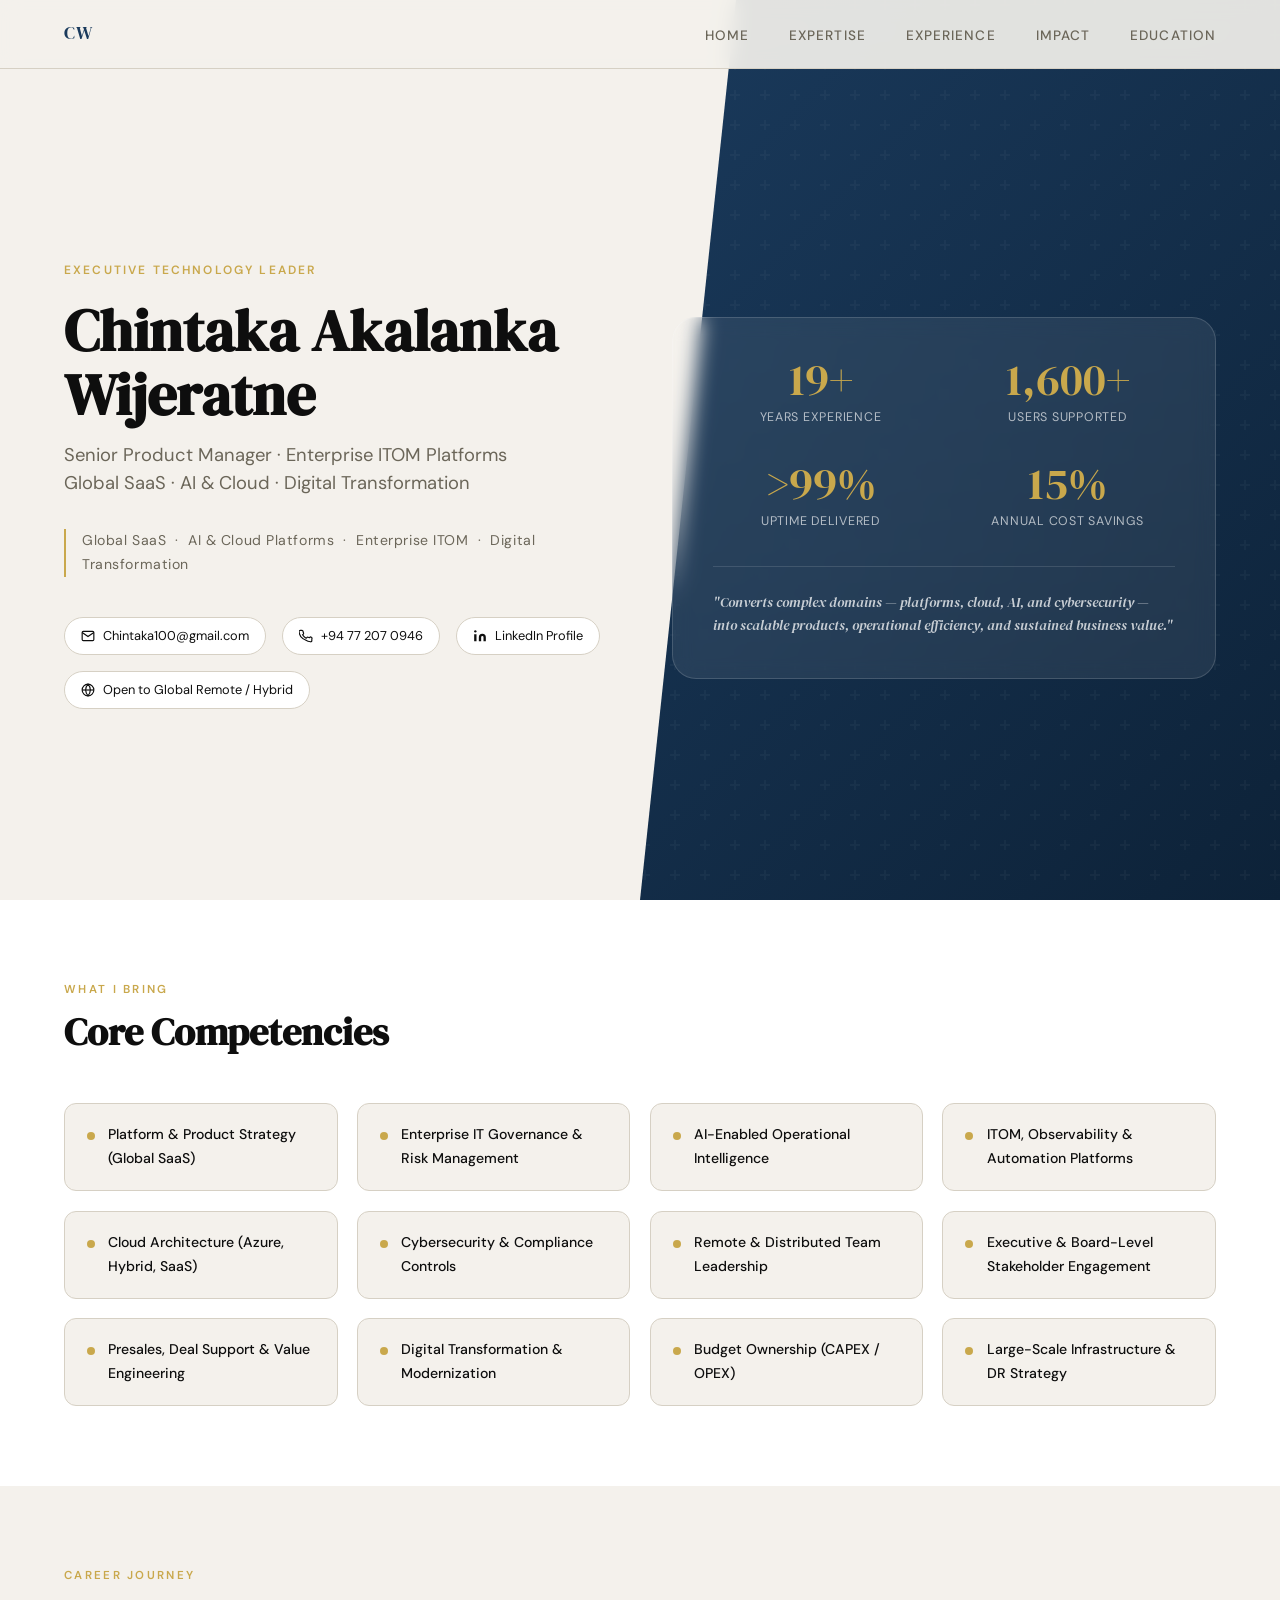
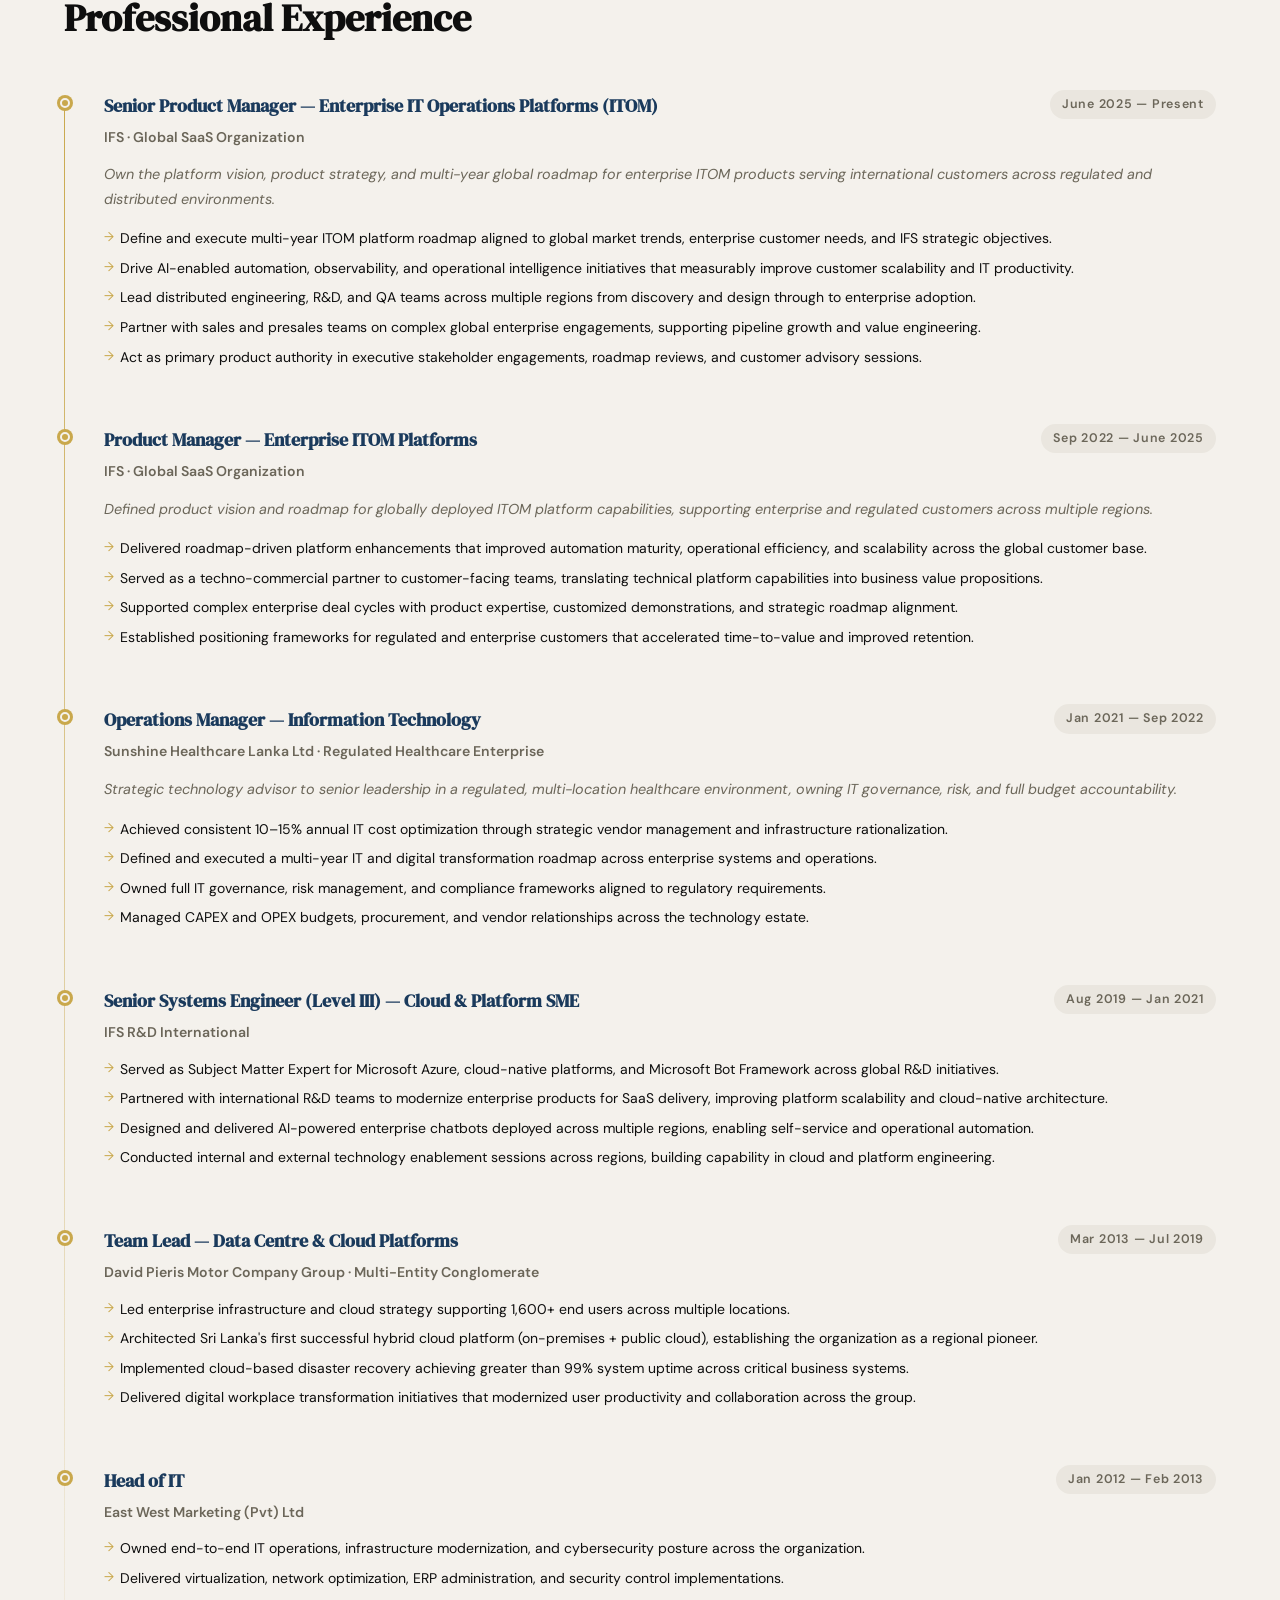
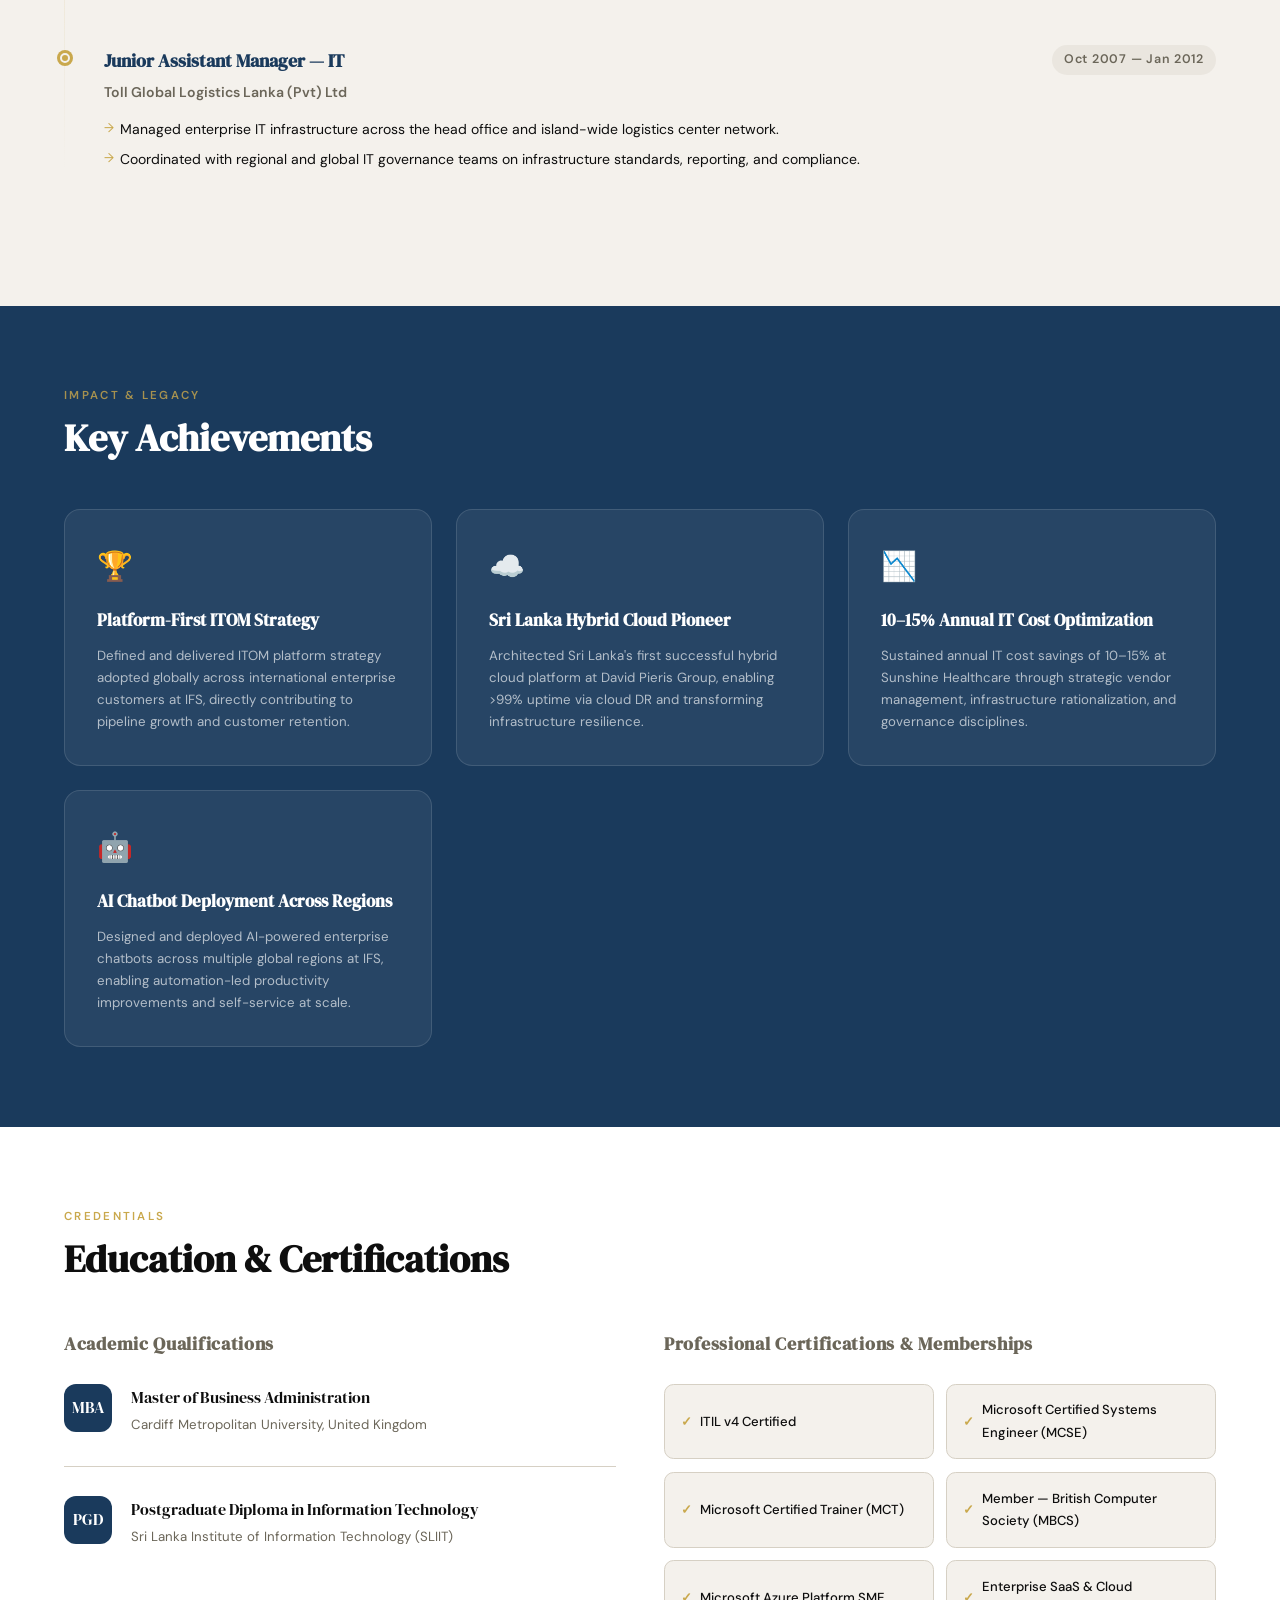
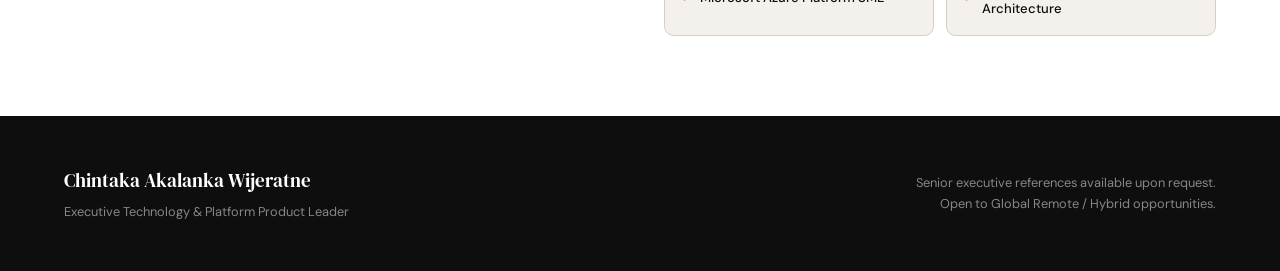
<file: index.html>
<!DOCTYPE html>
<html lang="en">
<head>
<meta charset="UTF-8">
<meta name="viewport" content="width=device-width, initial-scale=1.0">
<title>Chintaka Akalanka Wijeratne — Executive Technology Leader</title>
<link href="https://fonts.googleapis.com/css2?family=DM+Serif+Display:ital@0;1&family=DM+Sans:ital,wght@0,300;0,400;0,500;0,600;1,300&display=swap" rel="stylesheet">
<style>
  :root {
    --ink: #0e0e0e;
    --paper: #f4f1ec;
    --accent: #1a3a5c;
    --gold: #c9a84c;
    --muted: #6b6659;
    --border: #d6d0c4;
    --card: #ffffff;
    --hover: #eae6df;
  }

  *, *::before, *::after { box-sizing: border-box; margin: 0; padding: 0; }

  html { scroll-behavior: smooth; }

  body {
    font-family: 'DM Sans', sans-serif;
    background: var(--paper);
    color: var(--ink);
    font-size: 16px;
    line-height: 1.7;
    overflow-x: hidden;
  }

  /* ---- NAV ---- */
  nav {
    position: fixed;
    top: 0; left: 0; right: 0;
    z-index: 100;
    display: flex;
    justify-content: space-between;
    align-items: center;
    padding: 1.2rem 4rem;
    background: rgba(244,241,236,0.92);
    backdrop-filter: blur(10px);
    border-bottom: 1px solid var(--border);
    transition: box-shadow 0.3s;
  }
  nav.scrolled { box-shadow: 0 2px 20px rgba(0,0,0,0.08); }
  .nav-logo {
    font-family: 'DM Serif Display', serif;
    font-size: 1.1rem;
    color: var(--accent);
    letter-spacing: 0.03em;
  }
  .nav-links {
    display: flex;
    gap: 2.5rem;
    list-style: none;
  }
  .nav-links a {
    text-decoration: none;
    color: var(--muted);
    font-size: 0.85rem;
    font-weight: 500;
    letter-spacing: 0.08em;
    text-transform: uppercase;
    transition: color 0.2s;
  }
  .nav-links a:hover { color: var(--accent); }

  /* ---- HERO ---- */
  #hero {
    min-height: 100vh;
    display: grid;
    grid-template-columns: 1fr 1fr;
    align-items: center;
    padding: 0 4rem;
    padding-top: 6rem;
    gap: 4rem;
    position: relative;
    overflow: hidden;
  }
  .hero-bg {
    position: absolute;
    top: 0; right: 0;
    width: 50%;
    height: 100%;
    background: linear-gradient(135deg, var(--accent) 0%, #0d2238 100%);
    clip-path: polygon(15% 0%, 100% 0%, 100% 100%, 0% 100%);
    z-index: 0;
  }
  .hero-bg::before {
    content: '';
    position: absolute;
    inset: 0;
    background: url("data:image/svg+xml,%3Csvg width='60' height='60' viewBox='0 0 60 60' xmlns='http://www.w3.org/2000/svg'%3E%3Cg fill='none' fill-rule='evenodd'%3E%3Cg fill='%23ffffff' fill-opacity='0.03'%3E%3Cpath d='M36 34v-4h-2v4h-4v2h4v4h2v-4h4v-2h-4zm0-30V0h-2v4h-4v2h4v4h2V6h4V4h-4zM6 34v-4H4v4H0v2h4v4h2v-4h4v-2H6zM6 4V0H4v4H0v2h4v4h2V6h4V4H6z'/%3E%3C/g%3E%3C/g%3E%3C/svg%3E");
  }
  .hero-left { position: relative; z-index: 1; }
  .hero-right { position: relative; z-index: 1; }

  .hero-eyebrow {
    display: inline-block;
    font-size: 0.75rem;
    font-weight: 600;
    letter-spacing: 0.18em;
    text-transform: uppercase;
    color: var(--gold);
    margin-bottom: 1.2rem;
  }
  .hero-name {
    font-family: 'DM Serif Display', serif;
    font-size: clamp(2.6rem, 4.5vw, 3.8rem);
    line-height: 1.1;
    color: var(--ink);
    margin-bottom: 1rem;
  }
  .hero-title {
    font-size: 1.15rem;
    color: var(--muted);
    font-weight: 400;
    margin-bottom: 2rem;
    line-height: 1.5;
  }
  .hero-tagline {
    font-size: 0.88rem;
    color: var(--muted);
    letter-spacing: 0.04em;
    border-left: 2px solid var(--gold);
    padding-left: 1rem;
    margin-bottom: 2.5rem;
  }
  .hero-contacts {
    display: flex;
    flex-wrap: wrap;
    gap: 1rem;
    margin-bottom: 2rem;
  }
  .contact-pill {
    display: flex;
    align-items: center;
    gap: 0.5rem;
    background: white;
    border: 1px solid var(--border);
    border-radius: 2rem;
    padding: 0.45rem 1rem;
    font-size: 0.8rem;
    color: var(--ink);
    text-decoration: none;
    transition: all 0.2s;
  }
  .contact-pill:hover {
    background: var(--accent);
    color: white;
    border-color: var(--accent);
    transform: translateY(-1px);
  }

  /* Stats card on the right */
  .stats-card {
    background: rgba(255,255,255,0.08);
    border: 1px solid rgba(255,255,255,0.15);
    border-radius: 1.5rem;
    padding: 2.5rem;
    color: white;
    backdrop-filter: blur(10px);
  }
  .stats-grid {
    display: grid;
    grid-template-columns: 1fr 1fr;
    gap: 2rem;
    margin-bottom: 2rem;
  }
  .stat-item { text-align: center; }
  .stat-number {
    font-family: 'DM Serif Display', serif;
    font-size: 2.8rem;
    color: var(--gold);
    line-height: 1;
    display: block;
  }
  .stat-label {
    font-size: 0.78rem;
    color: rgba(255,255,255,0.65);
    letter-spacing: 0.06em;
    margin-top: 0.4rem;
    text-transform: uppercase;
  }
  .stats-divider {
    height: 1px;
    background: rgba(255,255,255,0.12);
    margin-bottom: 1.5rem;
  }
  .profile-summary {
    font-size: 0.88rem;
    color: rgba(255,255,255,0.75);
    line-height: 1.7;
    font-style: italic;
    font-family: 'DM Serif Display', serif;
  }

  /* ---- SECTIONS ---- */
  section {
    padding: 5rem 4rem;
  }
  .section-label {
    font-size: 0.72rem;
    font-weight: 600;
    letter-spacing: 0.2em;
    text-transform: uppercase;
    color: var(--gold);
    margin-bottom: 0.6rem;
  }
  .section-title {
    font-family: 'DM Serif Display', serif;
    font-size: clamp(1.8rem, 3vw, 2.4rem);
    color: var(--ink);
    margin-bottom: 3rem;
    line-height: 1.2;
  }

  /* ---- COMPETENCIES ---- */
  #competencies { background: var(--card); }
  .competencies-grid {
    display: grid;
    grid-template-columns: repeat(auto-fill, minmax(260px, 1fr));
    gap: 1.2rem;
  }
  .competency-item {
    display: flex;
    align-items: flex-start;
    gap: 0.8rem;
    padding: 1.2rem 1.4rem;
    background: var(--paper);
    border-radius: 0.75rem;
    border: 1px solid var(--border);
    transition: all 0.2s;
    opacity: 0;
    transform: translateY(20px);
  }
  .competency-item.visible {
    animation: fadeUp 0.5s ease forwards;
  }
  .comp-dot {
    width: 8px;
    height: 8px;
    border-radius: 50%;
    background: var(--gold);
    flex-shrink: 0;
    margin-top: 0.55rem;
  }
  .competency-item span {
    font-size: 0.88rem;
    font-weight: 500;
    color: var(--ink);
  }

  /* ---- EXPERIENCE ---- */
  #experience { background: var(--paper); }
  .timeline {
    position: relative;
    padding-left: 2.5rem;
  }
  .timeline::before {
    content: '';
    position: absolute;
    left: 0;
    top: 0.6rem;
    bottom: 0;
    width: 1px;
    background: linear-gradient(to bottom, var(--gold), transparent);
  }
  .timeline-item {
    position: relative;
    margin-bottom: 3.5rem;
    opacity: 0;
    transform: translateX(-20px);
  }
  .timeline-item.visible {
    animation: fadeRight 0.6s ease forwards;
  }
  .timeline-dot {
    position: absolute;
    left: -2.75rem;
    top: 0.5rem;
    width: 10px;
    height: 10px;
    border-radius: 50%;
    background: var(--gold);
    border: 2px solid var(--paper);
    box-shadow: 0 0 0 3px var(--gold);
  }
  .timeline-header {
    display: flex;
    justify-content: space-between;
    align-items: flex-start;
    flex-wrap: wrap;
    gap: 0.5rem;
    margin-bottom: 0.3rem;
  }
  .job-title {
    font-family: 'DM Serif Display', serif;
    font-size: 1.15rem;
    color: var(--accent);
  }
  .job-period {
    font-size: 0.78rem;
    font-weight: 600;
    letter-spacing: 0.06em;
    color: var(--muted);
    background: var(--hover);
    padding: 0.25rem 0.75rem;
    border-radius: 1rem;
    white-space: nowrap;
  }
  .job-company {
    font-size: 0.88rem;
    font-weight: 600;
    color: var(--muted);
    margin-bottom: 0.8rem;
  }
  .job-summary {
    font-size: 0.9rem;
    color: var(--muted);
    margin-bottom: 1rem;
    font-style: italic;
  }
  .job-bullets {
    list-style: none;
    display: flex;
    flex-direction: column;
    gap: 0.45rem;
  }
  .job-bullets li {
    font-size: 0.875rem;
    color: var(--ink);
    padding-left: 1rem;
    position: relative;
    line-height: 1.6;
  }
  .job-bullets li::before {
    content: '→';
    position: absolute;
    left: 0;
    color: var(--gold);
    font-size: 0.8rem;
  }

  /* ---- ACHIEVEMENTS ---- */
  #achievements { background: var(--accent); }
  #achievements .section-title { color: white; }
  #achievements .section-label { color: rgba(201, 168, 76, 0.8); }
  .achievements-grid {
    display: grid;
    grid-template-columns: repeat(auto-fill, minmax(280px, 1fr));
    gap: 1.5rem;
  }
  .achievement-card {
    background: rgba(255,255,255,0.06);
    border: 1px solid rgba(255,255,255,0.12);
    border-radius: 1rem;
    padding: 2rem;
    transition: all 0.3s;
    opacity: 0;
    transform: translateY(20px);
    cursor: default;
  }
  .achievement-card.visible {
    animation: fadeUp 0.6s ease forwards;
  }
  .achievement-card:hover {
    background: rgba(255,255,255,0.1);
    transform: translateY(-4px);
    border-color: var(--gold);
  }
  .achievement-icon {
    font-size: 1.8rem;
    margin-bottom: 1rem;
  }
  .achievement-title {
    font-family: 'DM Serif Display', serif;
    font-size: 1.05rem;
    color: white;
    margin-bottom: 0.6rem;
  }
  .achievement-desc {
    font-size: 0.83rem;
    color: rgba(255,255,255,0.65);
    line-height: 1.65;
  }

  /* ---- EDUCATION & CERTS ---- */
  #education { background: var(--card); }
  .edu-certs-grid {
    display: grid;
    grid-template-columns: 1fr 1fr;
    gap: 3rem;
  }
  .edu-item {
    display: flex;
    gap: 1.2rem;
    margin-bottom: 1.8rem;
    padding-bottom: 1.8rem;
    border-bottom: 1px solid var(--border);
  }
  .edu-item:last-child { border-bottom: none; margin-bottom: 0; }
  .edu-badge {
    width: 48px;
    height: 48px;
    border-radius: 12px;
    background: var(--accent);
    color: white;
    display: flex;
    align-items: center;
    justify-content: center;
    font-family: 'DM Serif Display', serif;
    font-size: 1rem;
    flex-shrink: 0;
  }
  .edu-degree {
    font-family: 'DM Serif Display', serif;
    font-size: 1rem;
    color: var(--ink);
    margin-bottom: 0.2rem;
  }
  .edu-school {
    font-size: 0.83rem;
    color: var(--muted);
  }
  .cert-grid {
    display: grid;
    grid-template-columns: 1fr 1fr;
    gap: 0.8rem;
  }
  .cert-item {
    padding: 0.9rem 1rem;
    background: var(--paper);
    border-radius: 0.6rem;
    border: 1px solid var(--border);
    font-size: 0.82rem;
    font-weight: 500;
    color: var(--ink);
    display: flex;
    align-items: center;
    gap: 0.5rem;
  }
  .cert-item::before {
    content: '✓';
    color: var(--gold);
    font-weight: 700;
  }

  /* ---- FOOTER ---- */
  footer {
    background: var(--ink);
    color: rgba(255,255,255,0.5);
    padding: 3rem 4rem;
    display: flex;
    justify-content: space-between;
    align-items: center;
    flex-wrap: wrap;
    gap: 1rem;
  }
  .footer-name {
    font-family: 'DM Serif Display', serif;
    color: white;
    font-size: 1.2rem;
  }
  .footer-note { font-size: 0.8rem; }

  /* ---- ANIMATIONS ---- */
  @keyframes fadeUp {
    to { opacity: 1; transform: translateY(0); }
  }
  @keyframes fadeRight {
    to { opacity: 1; transform: translateX(0); }
  }
  @keyframes heroIn {
    from { opacity: 0; transform: translateY(30px); }
    to { opacity: 1; transform: translateY(0); }
  }
  .hero-left > * {
    opacity: 0;
    animation: heroIn 0.7s ease forwards;
  }
  .hero-left .hero-eyebrow { animation-delay: 0.1s; }
  .hero-left .hero-name { animation-delay: 0.25s; }
  .hero-left .hero-title { animation-delay: 0.38s; }
  .hero-left .hero-tagline { animation-delay: 0.5s; }
  .hero-left .hero-contacts { animation-delay: 0.62s; }
  .stats-card {
    opacity: 0;
    animation: heroIn 0.8s ease 0.5s forwards;
  }

  /* ---- RESPONSIVE ---- */
  @media (max-width: 900px) {
    nav { padding: 1rem 2rem; }
    .nav-links { gap: 1.5rem; }
    #hero { grid-template-columns: 1fr; padding: 2rem; padding-top: 6rem; gap: 3rem; }
    .hero-bg { display: none; }
    .stats-card { background: var(--accent); }
    section { padding: 3.5rem 2rem; }
    .edu-certs-grid { grid-template-columns: 1fr; }
    footer { padding: 2rem; flex-direction: column; text-align: center; }
  }
  @media (max-width: 600px) {
    .nav-links { display: none; }
    .hero-name { font-size: 2.2rem; }
    .cert-grid { grid-template-columns: 1fr; }
  }
</style>
</head>
<body>

<!-- NAV -->
<nav id="navbar">
  <span class="nav-logo">CW</span>
  <ul class="nav-links">
    <li><a href="#hero">Home</a></li>
    <li><a href="#competencies">Expertise</a></li>
    <li><a href="#experience">Experience</a></li>
    <li><a href="#achievements">Impact</a></li>
    <li><a href="#education">Education</a></li>
  </ul>
</nav>

<!-- HERO -->
<section id="hero">
  <div class="hero-bg"></div>

  <div class="hero-left">
    <span class="hero-eyebrow">Executive Technology Leader</span>
    <h1 class="hero-name">Chintaka Akalanka<br>Wijeratne</h1>
    <p class="hero-title">Senior Product Manager · Enterprise ITOM Platforms<br>Global SaaS · AI & Cloud · Digital Transformation</p>
    <p class="hero-tagline">Global SaaS &nbsp;·&nbsp; AI &amp; Cloud Platforms &nbsp;·&nbsp; Enterprise ITOM &nbsp;·&nbsp; Digital Transformation</p>
    <div class="hero-contacts">
      <a href="mailto:Chintaka100@gmail.com" class="contact-pill">
        <svg width="14" height="14" fill="none" stroke="currentColor" stroke-width="2" viewBox="0 0 24 24"><path d="M4 4h16c1.1 0 2 .9 2 2v12c0 1.1-.9 2-2 2H4c-1.1 0-2-.9-2-2V6c0-1.1.9-2 2-2z"/><polyline points="22,6 12,13 2,6"/></svg>
        Chintaka100@gmail.com
      </a>
      <a href="tel:+94772070946" class="contact-pill">
        <svg width="14" height="14" fill="none" stroke="currentColor" stroke-width="2" viewBox="0 0 24 24"><path d="M22 16.92v3a2 2 0 01-2.18 2 19.79 19.79 0 01-8.63-3.07A19.5 19.5 0 013.07 13.1a19.79 19.79 0 01-3.07-8.67A2 2 0 012 2.36h3a2 2 0 012 1.72 12.84 12.84 0 00.7 2.81 2 2 0 01-.45 2.11L6.09 9.91a16 16 0 006 6l1.27-1.27a2 2 0 012.11-.45 12.84 12.84 0 002.81.7A2 2 0 0122 16.92z"/></svg>
        +94 77 207 0946
      </a>
      <a href="https://linkedin.com/in/chintaka-wijeratne" target="_blank" class="contact-pill">
        <svg width="14" height="14" fill="currentColor" viewBox="0 0 24 24"><path d="M16 8a6 6 0 016 6v7h-4v-7a2 2 0 00-2-2 2 2 0 00-2 2v7h-4v-7a6 6 0 016-6zM2 9h4v12H2z"/><circle cx="4" cy="4" r="2"/></svg>
        LinkedIn Profile
      </a>
      <span class="contact-pill">
        <svg width="14" height="14" fill="none" stroke="currentColor" stroke-width="2" viewBox="0 0 24 24"><circle cx="12" cy="12" r="10"/><line x1="2" y1="12" x2="22" y2="12"/><path d="M12 2a15.3 15.3 0 014 10 15.3 15.3 0 01-4 10 15.3 15.3 0 01-4-10 15.3 15.3 0 014-10z"/></svg>
        Open to Global Remote / Hybrid
      </span>
    </div>
  </div>

  <div class="hero-right">
    <div class="stats-card">
      <div class="stats-grid">
        <div class="stat-item">
          <span class="stat-number">19+</span>
          <span class="stat-label">Years Experience</span>
        </div>
        <div class="stat-item">
          <span class="stat-number">1,600+</span>
          <span class="stat-label">Users Supported</span>
        </div>
        <div class="stat-item">
          <span class="stat-number">&gt;99%</span>
          <span class="stat-label">Uptime Delivered</span>
        </div>
        <div class="stat-item">
          <span class="stat-number">15%</span>
          <span class="stat-label">Annual Cost Savings</span>
        </div>
      </div>
      <div class="stats-divider"></div>
      <p class="profile-summary">"Converts complex domains — platforms, cloud, AI, and cybersecurity — into scalable products, operational efficiency, and sustained business value."</p>
    </div>
  </div>
</section>

<!-- COMPETENCIES -->
<section id="competencies">
  <p class="section-label">What I Bring</p>
  <h2 class="section-title">Core Competencies</h2>
  <div class="competencies-grid" id="compGrid">
    <div class="competency-item"><div class="comp-dot"></div><span>Platform &amp; Product Strategy (Global SaaS)</span></div>
    <div class="competency-item"><div class="comp-dot"></div><span>Enterprise IT Governance &amp; Risk Management</span></div>
    <div class="competency-item"><div class="comp-dot"></div><span>AI-Enabled Operational Intelligence</span></div>
    <div class="competency-item"><div class="comp-dot"></div><span>ITOM, Observability &amp; Automation Platforms</span></div>
    <div class="competency-item"><div class="comp-dot"></div><span>Cloud Architecture (Azure, Hybrid, SaaS)</span></div>
    <div class="competency-item"><div class="comp-dot"></div><span>Cybersecurity &amp; Compliance Controls</span></div>
    <div class="competency-item"><div class="comp-dot"></div><span>Remote &amp; Distributed Team Leadership</span></div>
    <div class="competency-item"><div class="comp-dot"></div><span>Executive &amp; Board-Level Stakeholder Engagement</span></div>
    <div class="competency-item"><div class="comp-dot"></div><span>Presales, Deal Support &amp; Value Engineering</span></div>
    <div class="competency-item"><div class="comp-dot"></div><span>Digital Transformation &amp; Modernization</span></div>
    <div class="competency-item"><div class="comp-dot"></div><span>Budget Ownership (CAPEX / OPEX)</span></div>
    <div class="competency-item"><div class="comp-dot"></div><span>Large-Scale Infrastructure &amp; DR Strategy</span></div>
  </div>
</section>

<!-- EXPERIENCE -->
<section id="experience">
  <p class="section-label">Career Journey</p>
  <h2 class="section-title">Professional Experience</h2>
  <div class="timeline" id="timeline">

    <div class="timeline-item">
      <div class="timeline-dot"></div>
      <div class="timeline-header">
        <h3 class="job-title">Senior Product Manager — Enterprise IT Operations Platforms (ITOM)</h3>
        <span class="job-period">June 2025 — Present</span>
      </div>
      <div class="job-company">IFS · Global SaaS Organization</div>
      <p class="job-summary">Own the platform vision, product strategy, and multi-year global roadmap for enterprise ITOM products serving international customers across regulated and distributed environments.</p>
      <ul class="job-bullets">
        <li>Define and execute multi-year ITOM platform roadmap aligned to global market trends, enterprise customer needs, and IFS strategic objectives.</li>
        <li>Drive AI-enabled automation, observability, and operational intelligence initiatives that measurably improve customer scalability and IT productivity.</li>
        <li>Lead distributed engineering, R&amp;D, and QA teams across multiple regions from discovery and design through to enterprise adoption.</li>
        <li>Partner with sales and presales teams on complex global enterprise engagements, supporting pipeline growth and value engineering.</li>
        <li>Act as primary product authority in executive stakeholder engagements, roadmap reviews, and customer advisory sessions.</li>
      </ul>
    </div>

    <div class="timeline-item">
      <div class="timeline-dot"></div>
      <div class="timeline-header">
        <h3 class="job-title">Product Manager — Enterprise ITOM Platforms</h3>
        <span class="job-period">Sep 2022 — June 2025</span>
      </div>
      <div class="job-company">IFS · Global SaaS Organization</div>
      <p class="job-summary">Defined product vision and roadmap for globally deployed ITOM platform capabilities, supporting enterprise and regulated customers across multiple regions.</p>
      <ul class="job-bullets">
        <li>Delivered roadmap-driven platform enhancements that improved automation maturity, operational efficiency, and scalability across the global customer base.</li>
        <li>Served as a techno-commercial partner to customer-facing teams, translating technical platform capabilities into business value propositions.</li>
        <li>Supported complex enterprise deal cycles with product expertise, customized demonstrations, and strategic roadmap alignment.</li>
        <li>Established positioning frameworks for regulated and enterprise customers that accelerated time-to-value and improved retention.</li>
      </ul>
    </div>

    <div class="timeline-item">
      <div class="timeline-dot"></div>
      <div class="timeline-header">
        <h3 class="job-title">Operations Manager — Information Technology</h3>
        <span class="job-period">Jan 2021 — Sep 2022</span>
      </div>
      <div class="job-company">Sunshine Healthcare Lanka Ltd · Regulated Healthcare Enterprise</div>
      <p class="job-summary">Strategic technology advisor to senior leadership in a regulated, multi-location healthcare environment, owning IT governance, risk, and full budget accountability.</p>
      <ul class="job-bullets">
        <li>Achieved consistent 10–15% annual IT cost optimization through strategic vendor management and infrastructure rationalization.</li>
        <li>Defined and executed a multi-year IT and digital transformation roadmap across enterprise systems and operations.</li>
        <li>Owned full IT governance, risk management, and compliance frameworks aligned to regulatory requirements.</li>
        <li>Managed CAPEX and OPEX budgets, procurement, and vendor relationships across the technology estate.</li>
      </ul>
    </div>

    <div class="timeline-item">
      <div class="timeline-dot"></div>
      <div class="timeline-header">
        <h3 class="job-title">Senior Systems Engineer (Level III) — Cloud &amp; Platform SME</h3>
        <span class="job-period">Aug 2019 — Jan 2021</span>
      </div>
      <div class="job-company">IFS R&amp;D International</div>
      <ul class="job-bullets">
        <li>Served as Subject Matter Expert for Microsoft Azure, cloud-native platforms, and Microsoft Bot Framework across global R&amp;D initiatives.</li>
        <li>Partnered with international R&amp;D teams to modernize enterprise products for SaaS delivery, improving platform scalability and cloud-native architecture.</li>
        <li>Designed and delivered AI-powered enterprise chatbots deployed across multiple regions, enabling self-service and operational automation.</li>
        <li>Conducted internal and external technology enablement sessions across regions, building capability in cloud and platform engineering.</li>
      </ul>
    </div>

    <div class="timeline-item">
      <div class="timeline-dot"></div>
      <div class="timeline-header">
        <h3 class="job-title">Team Lead — Data Centre &amp; Cloud Platforms</h3>
        <span class="job-period">Mar 2013 — Jul 2019</span>
      </div>
      <div class="job-company">David Pieris Motor Company Group · Multi-Entity Conglomerate</div>
      <ul class="job-bullets">
        <li>Led enterprise infrastructure and cloud strategy supporting 1,600+ end users across multiple locations.</li>
        <li>Architected Sri Lanka's first successful hybrid cloud platform (on-premises + public cloud), establishing the organization as a regional pioneer.</li>
        <li>Implemented cloud-based disaster recovery achieving greater than 99% system uptime across critical business systems.</li>
        <li>Delivered digital workplace transformation initiatives that modernized user productivity and collaboration across the group.</li>
      </ul>
    </div>

    <div class="timeline-item">
      <div class="timeline-dot"></div>
      <div class="timeline-header">
        <h3 class="job-title">Head of IT</h3>
        <span class="job-period">Jan 2012 — Feb 2013</span>
      </div>
      <div class="job-company">East West Marketing (Pvt) Ltd</div>
      <ul class="job-bullets">
        <li>Owned end-to-end IT operations, infrastructure modernization, and cybersecurity posture across the organization.</li>
        <li>Delivered virtualization, network optimization, ERP administration, and security control implementations.</li>
      </ul>
    </div>

    <div class="timeline-item">
      <div class="timeline-dot"></div>
      <div class="timeline-header">
        <h3 class="job-title">Junior Assistant Manager — IT</h3>
        <span class="job-period">Oct 2007 — Jan 2012</span>
      </div>
      <div class="job-company">Toll Global Logistics Lanka (Pvt) Ltd</div>
      <ul class="job-bullets">
        <li>Managed enterprise IT infrastructure across the head office and island-wide logistics center network.</li>
        <li>Coordinated with regional and global IT governance teams on infrastructure standards, reporting, and compliance.</li>
      </ul>
    </div>

  </div>
</section>

<!-- ACHIEVEMENTS -->
<section id="achievements">
  <p class="section-label">Impact &amp; Legacy</p>
  <h2 class="section-title">Key Achievements</h2>
  <div class="achievements-grid" id="achGrid">

    <div class="achievement-card">
      <div class="achievement-icon">🏆</div>
      <h3 class="achievement-title">Platform-First ITOM Strategy</h3>
      <p class="achievement-desc">Defined and delivered ITOM platform strategy adopted globally across international enterprise customers at IFS, directly contributing to pipeline growth and customer retention.</p>
    </div>

    <div class="achievement-card">
      <div class="achievement-icon">☁️</div>
      <h3 class="achievement-title">Sri Lanka Hybrid Cloud Pioneer</h3>
      <p class="achievement-desc">Architected Sri Lanka's first successful hybrid cloud platform at David Pieris Group, enabling &gt;99% uptime via cloud DR and transforming infrastructure resilience.</p>
    </div>

    <div class="achievement-card">
      <div class="achievement-icon">📉</div>
      <h3 class="achievement-title">10–15% Annual IT Cost Optimization</h3>
      <p class="achievement-desc">Sustained annual IT cost savings of 10–15% at Sunshine Healthcare through strategic vendor management, infrastructure rationalization, and governance disciplines.</p>
    </div>

    <div class="achievement-card">
      <div class="achievement-icon">🤖</div>
      <h3 class="achievement-title">AI Chatbot Deployment Across Regions</h3>
      <p class="achievement-desc">Designed and deployed AI-powered enterprise chatbots across multiple global regions at IFS, enabling automation-led productivity improvements and self-service at scale.</p>
    </div>

  </div>
</section>

<!-- EDUCATION -->
<section id="education">
  <p class="section-label">Credentials</p>
  <h2 class="section-title">Education &amp; Certifications</h2>
  <div class="edu-certs-grid">

    <div>
      <h3 style="font-family:'DM Serif Display',serif;font-size:1.1rem;color:var(--muted);margin-bottom:1.5rem;letter-spacing:0.04em;">Academic Qualifications</h3>
      <div class="edu-item">
        <div class="edu-badge">MBA</div>
        <div>
          <div class="edu-degree">Master of Business Administration</div>
          <div class="edu-school">Cardiff Metropolitan University, United Kingdom</div>
        </div>
      </div>
      <div class="edu-item">
        <div class="edu-badge">PGD</div>
        <div>
          <div class="edu-degree">Postgraduate Diploma in Information Technology</div>
          <div class="edu-school">Sri Lanka Institute of Information Technology (SLIIT)</div>
        </div>
      </div>
    </div>

    <div>
      <h3 style="font-family:'DM Serif Display',serif;font-size:1.1rem;color:var(--muted);margin-bottom:1.5rem;letter-spacing:0.04em;">Professional Certifications &amp; Memberships</h3>
      <div class="cert-grid">
        <div class="cert-item">ITIL v4 Certified</div>
        <div class="cert-item">Microsoft Certified Systems Engineer (MCSE)</div>
        <div class="cert-item">Microsoft Certified Trainer (MCT)</div>
        <div class="cert-item">Member — British Computer Society (MBCS)</div>
        <div class="cert-item">Microsoft Azure Platform SME</div>
        <div class="cert-item">Enterprise SaaS &amp; Cloud Architecture</div>
      </div>
    </div>

  </div>
</section>

<!-- FOOTER -->
<footer>
  <div>
    <div class="footer-name">Chintaka Akalanka Wijeratne</div>
    <div class="footer-note" style="margin-top:0.3rem;">Executive Technology &amp; Platform Product Leader</div>
  </div>
  <div class="footer-note" style="text-align:right;">
    Senior executive references available upon request.<br>
    Open to Global Remote / Hybrid opportunities.
  </div>
</footer>

<script>
  // Navbar scroll effect
  const navbar = document.getElementById('navbar');
  window.addEventListener('scroll', () => {
    navbar.classList.toggle('scrolled', window.scrollY > 30);
  });

  // Intersection Observer for scroll animations
  const observer = new IntersectionObserver((entries) => {
    entries.forEach((entry, i) => {
      if (entry.isIntersecting) {
        setTimeout(() => {
          entry.target.classList.add('visible');
        }, entry.target.dataset.delay || 0);
        observer.unobserve(entry.target);
      }
    });
  }, { threshold: 0.1 });

  // Stagger competency items
  document.querySelectorAll('.competency-item').forEach((el, i) => {
    el.dataset.delay = i * 60;
    observer.observe(el);
  });

  // Stagger timeline items
  document.querySelectorAll('.timeline-item').forEach((el, i) => {
    el.dataset.delay = i * 80;
    observer.observe(el);
  });

  // Stagger achievement cards
  document.querySelectorAll('.achievement-card').forEach((el, i) => {
    el.dataset.delay = i * 100;
    observer.observe(el);
  });
</script>
</body>
</html>
</file>
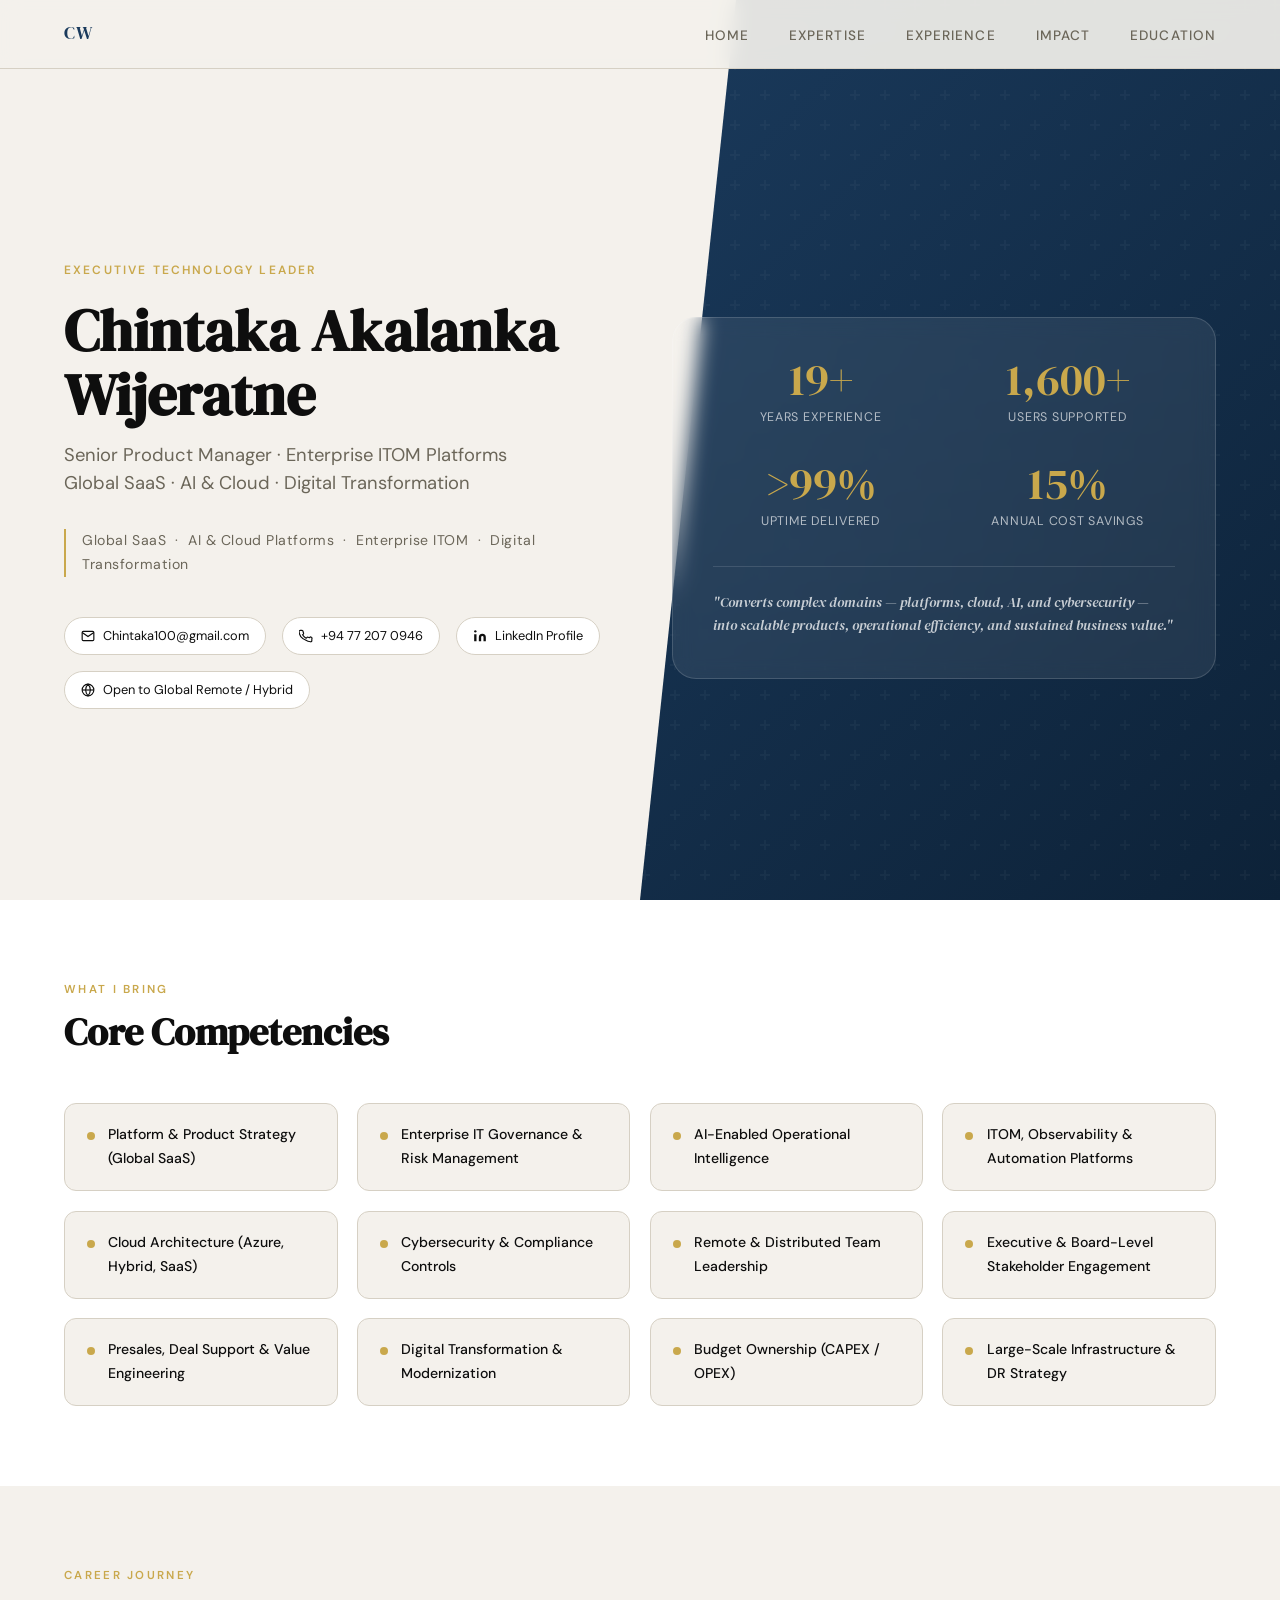
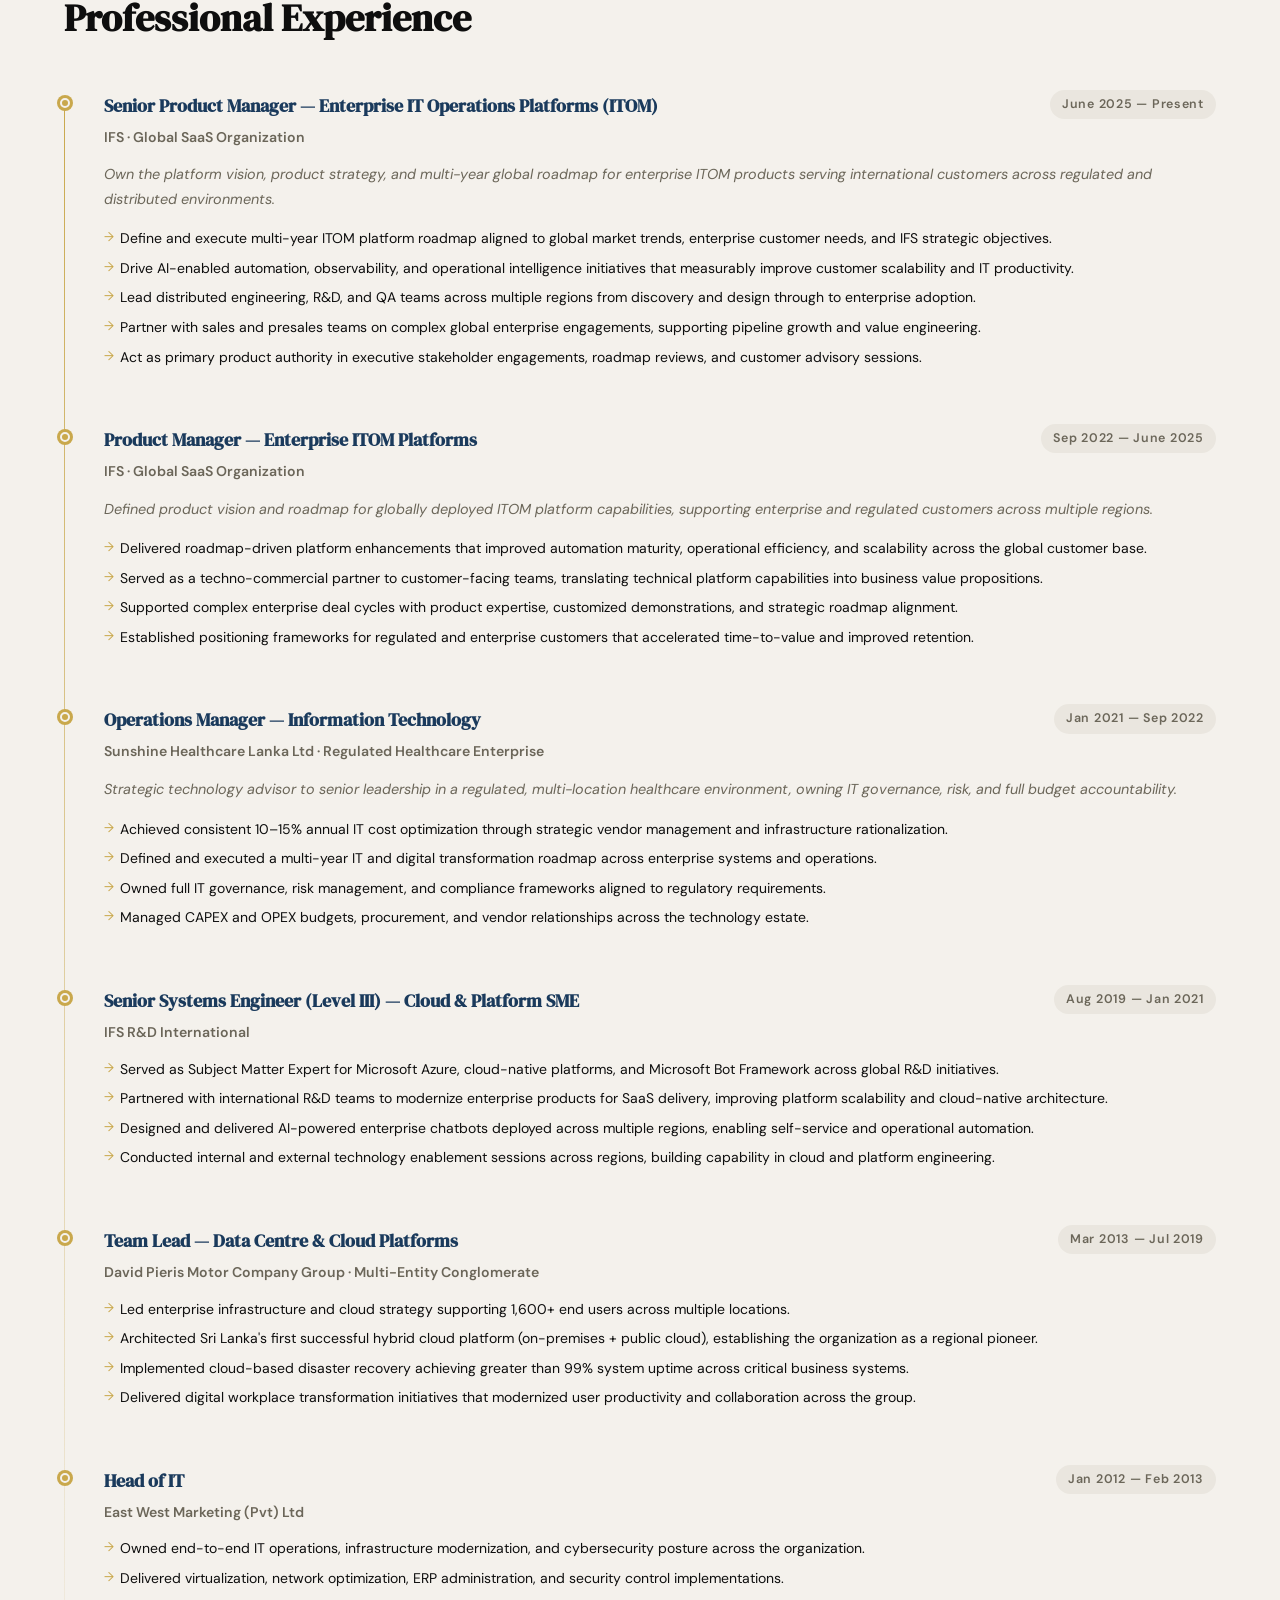
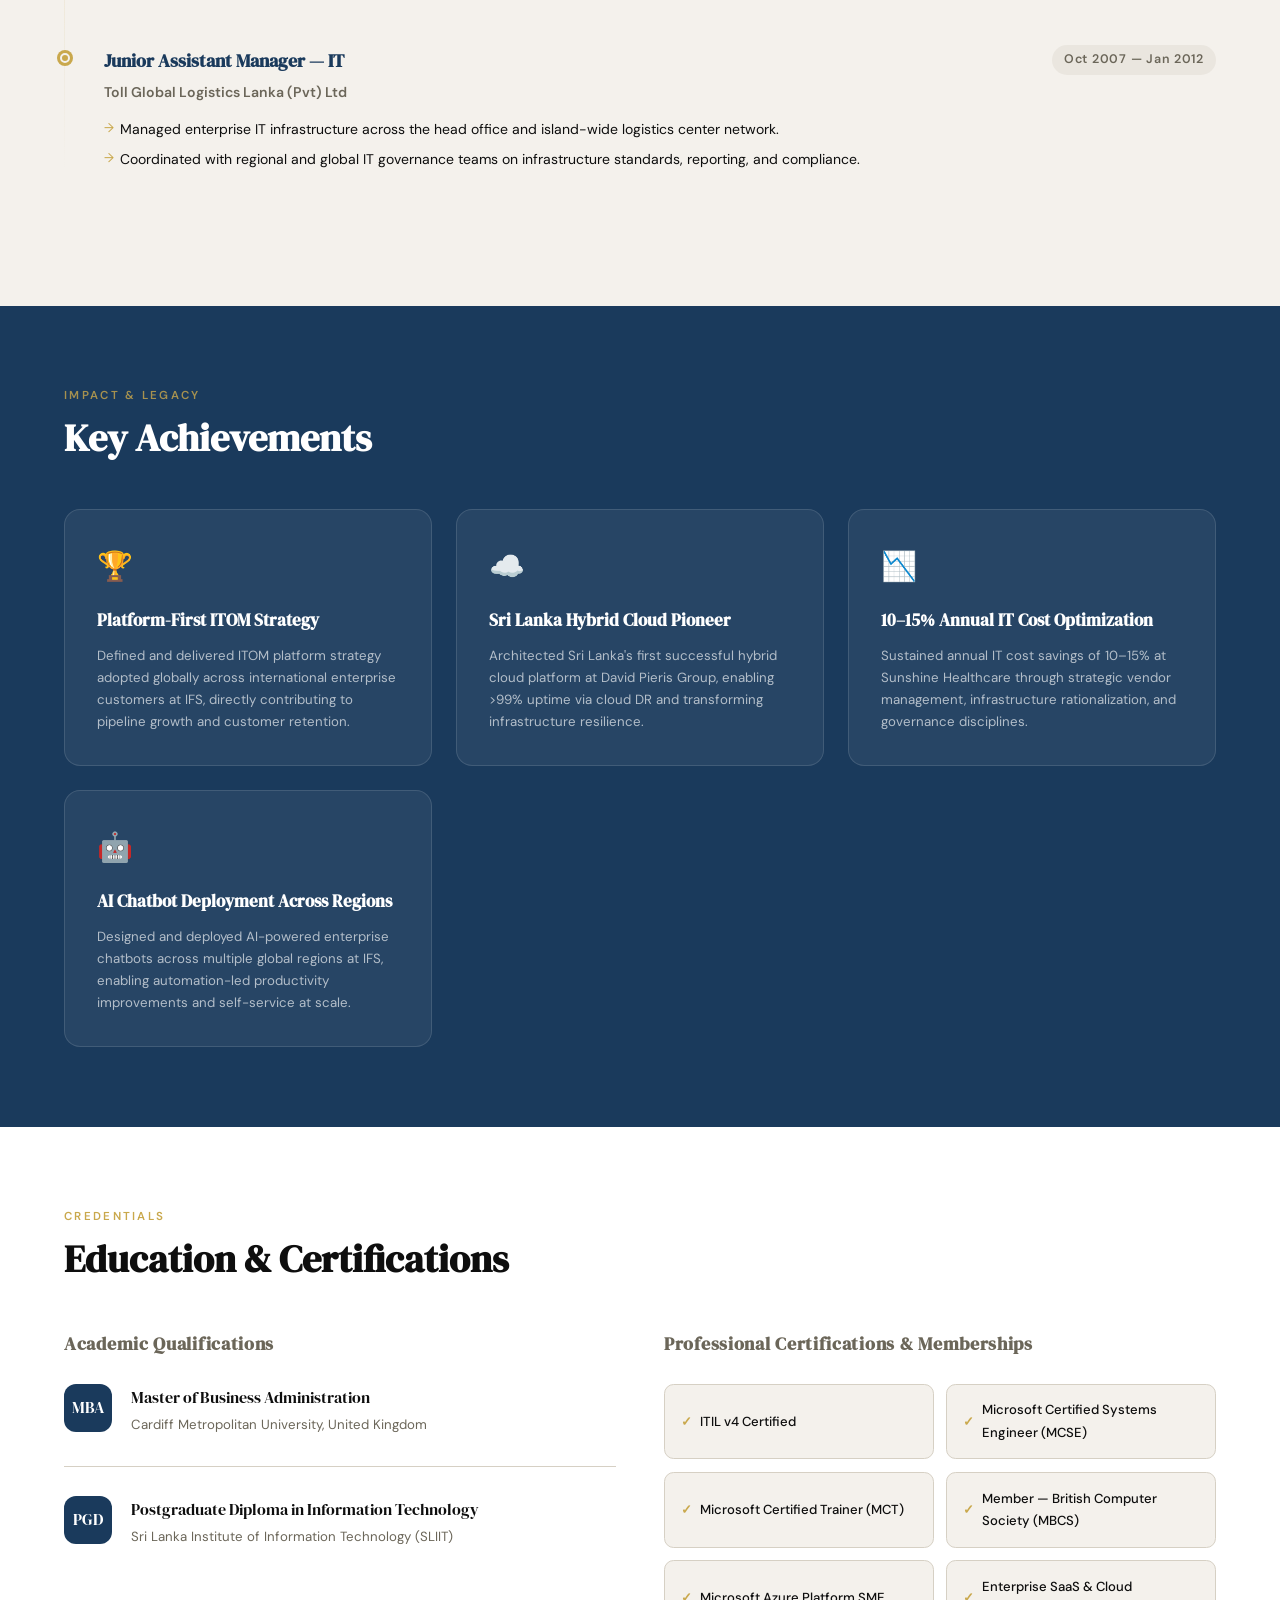
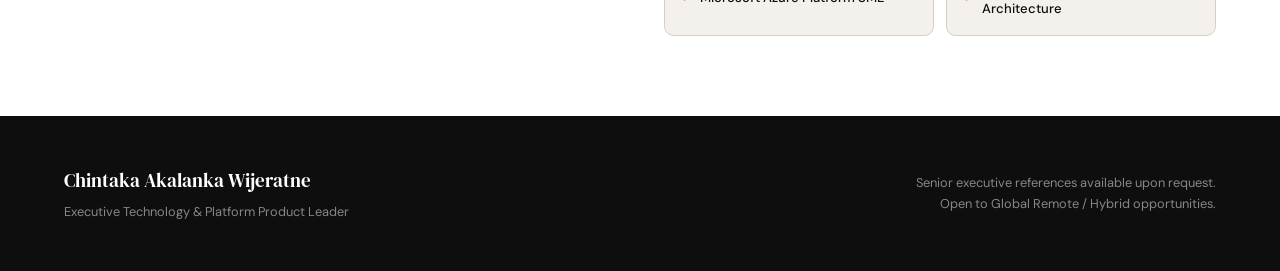
<file: chintaka-wijeratne.html>
<!DOCTYPE html>
<html lang="en">
<head>
<meta charset="UTF-8">
<meta name="viewport" content="width=device-width, initial-scale=1.0">
<title>Chintaka Akalanka Wijeratne — Executive Technology Leader</title>
<link href="https://fonts.googleapis.com/css2?family=DM+Serif+Display:ital@0;1&family=DM+Sans:ital,wght@0,300;0,400;0,500;0,600;1,300&display=swap" rel="stylesheet">
<style>
  :root {
    --ink: #0e0e0e;
    --paper: #f4f1ec;
    --accent: #1a3a5c;
    --gold: #c9a84c;
    --muted: #6b6659;
    --border: #d6d0c4;
    --card: #ffffff;
    --hover: #eae6df;
  }

  *, *::before, *::after { box-sizing: border-box; margin: 0; padding: 0; }

  html { scroll-behavior: smooth; }

  body {
    font-family: 'DM Sans', sans-serif;
    background: var(--paper);
    color: var(--ink);
    font-size: 16px;
    line-height: 1.7;
    overflow-x: hidden;
  }

  /* ---- NAV ---- */
  nav {
    position: fixed;
    top: 0; left: 0; right: 0;
    z-index: 100;
    display: flex;
    justify-content: space-between;
    align-items: center;
    padding: 1.2rem 4rem;
    background: rgba(244,241,236,0.92);
    backdrop-filter: blur(10px);
    border-bottom: 1px solid var(--border);
    transition: box-shadow 0.3s;
  }
  nav.scrolled { box-shadow: 0 2px 20px rgba(0,0,0,0.08); }
  .nav-logo {
    font-family: 'DM Serif Display', serif;
    font-size: 1.1rem;
    color: var(--accent);
    letter-spacing: 0.03em;
  }
  .nav-links {
    display: flex;
    gap: 2.5rem;
    list-style: none;
  }
  .nav-links a {
    text-decoration: none;
    color: var(--muted);
    font-size: 0.85rem;
    font-weight: 500;
    letter-spacing: 0.08em;
    text-transform: uppercase;
    transition: color 0.2s;
  }
  .nav-links a:hover { color: var(--accent); }

  /* ---- HERO ---- */
  #hero {
    min-height: 100vh;
    display: grid;
    grid-template-columns: 1fr 1fr;
    align-items: center;
    padding: 0 4rem;
    padding-top: 6rem;
    gap: 4rem;
    position: relative;
    overflow: hidden;
  }
  .hero-bg {
    position: absolute;
    top: 0; right: 0;
    width: 50%;
    height: 100%;
    background: linear-gradient(135deg, var(--accent) 0%, #0d2238 100%);
    clip-path: polygon(15% 0%, 100% 0%, 100% 100%, 0% 100%);
    z-index: 0;
  }
  .hero-bg::before {
    content: '';
    position: absolute;
    inset: 0;
    background: url("data:image/svg+xml,%3Csvg width='60' height='60' viewBox='0 0 60 60' xmlns='http://www.w3.org/2000/svg'%3E%3Cg fill='none' fill-rule='evenodd'%3E%3Cg fill='%23ffffff' fill-opacity='0.03'%3E%3Cpath d='M36 34v-4h-2v4h-4v2h4v4h2v-4h4v-2h-4zm0-30V0h-2v4h-4v2h4v4h2V6h4V4h-4zM6 34v-4H4v4H0v2h4v4h2v-4h4v-2H6zM6 4V0H4v4H0v2h4v4h2V6h4V4H6z'/%3E%3C/g%3E%3C/g%3E%3C/svg%3E");
  }
  .hero-left { position: relative; z-index: 1; }
  .hero-right { position: relative; z-index: 1; }

  .hero-eyebrow {
    display: inline-block;
    font-size: 0.75rem;
    font-weight: 600;
    letter-spacing: 0.18em;
    text-transform: uppercase;
    color: var(--gold);
    margin-bottom: 1.2rem;
  }
  .hero-name {
    font-family: 'DM Serif Display', serif;
    font-size: clamp(2.6rem, 4.5vw, 3.8rem);
    line-height: 1.1;
    color: var(--ink);
    margin-bottom: 1rem;
  }
  .hero-title {
    font-size: 1.15rem;
    color: var(--muted);
    font-weight: 400;
    margin-bottom: 2rem;
    line-height: 1.5;
  }
  .hero-tagline {
    font-size: 0.88rem;
    color: var(--muted);
    letter-spacing: 0.04em;
    border-left: 2px solid var(--gold);
    padding-left: 1rem;
    margin-bottom: 2.5rem;
  }
  .hero-contacts {
    display: flex;
    flex-wrap: wrap;
    gap: 1rem;
    margin-bottom: 2rem;
  }
  .contact-pill {
    display: flex;
    align-items: center;
    gap: 0.5rem;
    background: white;
    border: 1px solid var(--border);
    border-radius: 2rem;
    padding: 0.45rem 1rem;
    font-size: 0.8rem;
    color: var(--ink);
    text-decoration: none;
    transition: all 0.2s;
  }
  .contact-pill:hover {
    background: var(--accent);
    color: white;
    border-color: var(--accent);
    transform: translateY(-1px);
  }

  /* Stats card on the right */
  .stats-card {
    background: rgba(255,255,255,0.08);
    border: 1px solid rgba(255,255,255,0.15);
    border-radius: 1.5rem;
    padding: 2.5rem;
    color: white;
    backdrop-filter: blur(10px);
  }
  .stats-grid {
    display: grid;
    grid-template-columns: 1fr 1fr;
    gap: 2rem;
    margin-bottom: 2rem;
  }
  .stat-item { text-align: center; }
  .stat-number {
    font-family: 'DM Serif Display', serif;
    font-size: 2.8rem;
    color: var(--gold);
    line-height: 1;
    display: block;
  }
  .stat-label {
    font-size: 0.78rem;
    color: rgba(255,255,255,0.65);
    letter-spacing: 0.06em;
    margin-top: 0.4rem;
    text-transform: uppercase;
  }
  .stats-divider {
    height: 1px;
    background: rgba(255,255,255,0.12);
    margin-bottom: 1.5rem;
  }
  .profile-summary {
    font-size: 0.88rem;
    color: rgba(255,255,255,0.75);
    line-height: 1.7;
    font-style: italic;
    font-family: 'DM Serif Display', serif;
  }

  /* ---- SECTIONS ---- */
  section {
    padding: 5rem 4rem;
  }
  .section-label {
    font-size: 0.72rem;
    font-weight: 600;
    letter-spacing: 0.2em;
    text-transform: uppercase;
    color: var(--gold);
    margin-bottom: 0.6rem;
  }
  .section-title {
    font-family: 'DM Serif Display', serif;
    font-size: clamp(1.8rem, 3vw, 2.4rem);
    color: var(--ink);
    margin-bottom: 3rem;
    line-height: 1.2;
  }

  /* ---- COMPETENCIES ---- */
  #competencies { background: var(--card); }
  .competencies-grid {
    display: grid;
    grid-template-columns: repeat(auto-fill, minmax(260px, 1fr));
    gap: 1.2rem;
  }
  .competency-item {
    display: flex;
    align-items: flex-start;
    gap: 0.8rem;
    padding: 1.2rem 1.4rem;
    background: var(--paper);
    border-radius: 0.75rem;
    border: 1px solid var(--border);
    transition: all 0.2s;
    opacity: 0;
    transform: translateY(20px);
  }
  .competency-item.visible {
    animation: fadeUp 0.5s ease forwards;
  }
  .comp-dot {
    width: 8px;
    height: 8px;
    border-radius: 50%;
    background: var(--gold);
    flex-shrink: 0;
    margin-top: 0.55rem;
  }
  .competency-item span {
    font-size: 0.88rem;
    font-weight: 500;
    color: var(--ink);
  }

  /* ---- EXPERIENCE ---- */
  #experience { background: var(--paper); }
  .timeline {
    position: relative;
    padding-left: 2.5rem;
  }
  .timeline::before {
    content: '';
    position: absolute;
    left: 0;
    top: 0.6rem;
    bottom: 0;
    width: 1px;
    background: linear-gradient(to bottom, var(--gold), transparent);
  }
  .timeline-item {
    position: relative;
    margin-bottom: 3.5rem;
    opacity: 0;
    transform: translateX(-20px);
  }
  .timeline-item.visible {
    animation: fadeRight 0.6s ease forwards;
  }
  .timeline-dot {
    position: absolute;
    left: -2.75rem;
    top: 0.5rem;
    width: 10px;
    height: 10px;
    border-radius: 50%;
    background: var(--gold);
    border: 2px solid var(--paper);
    box-shadow: 0 0 0 3px var(--gold);
  }
  .timeline-header {
    display: flex;
    justify-content: space-between;
    align-items: flex-start;
    flex-wrap: wrap;
    gap: 0.5rem;
    margin-bottom: 0.3rem;
  }
  .job-title {
    font-family: 'DM Serif Display', serif;
    font-size: 1.15rem;
    color: var(--accent);
  }
  .job-period {
    font-size: 0.78rem;
    font-weight: 600;
    letter-spacing: 0.06em;
    color: var(--muted);
    background: var(--hover);
    padding: 0.25rem 0.75rem;
    border-radius: 1rem;
    white-space: nowrap;
  }
  .job-company {
    font-size: 0.88rem;
    font-weight: 600;
    color: var(--muted);
    margin-bottom: 0.8rem;
  }
  .job-summary {
    font-size: 0.9rem;
    color: var(--muted);
    margin-bottom: 1rem;
    font-style: italic;
  }
  .job-bullets {
    list-style: none;
    display: flex;
    flex-direction: column;
    gap: 0.45rem;
  }
  .job-bullets li {
    font-size: 0.875rem;
    color: var(--ink);
    padding-left: 1rem;
    position: relative;
    line-height: 1.6;
  }
  .job-bullets li::before {
    content: '→';
    position: absolute;
    left: 0;
    color: var(--gold);
    font-size: 0.8rem;
  }

  /* ---- ACHIEVEMENTS ---- */
  #achievements { background: var(--accent); }
  #achievements .section-title { color: white; }
  #achievements .section-label { color: rgba(201, 168, 76, 0.8); }
  .achievements-grid {
    display: grid;
    grid-template-columns: repeat(auto-fill, minmax(280px, 1fr));
    gap: 1.5rem;
  }
  .achievement-card {
    background: rgba(255,255,255,0.06);
    border: 1px solid rgba(255,255,255,0.12);
    border-radius: 1rem;
    padding: 2rem;
    transition: all 0.3s;
    opacity: 0;
    transform: translateY(20px);
    cursor: default;
  }
  .achievement-card.visible {
    animation: fadeUp 0.6s ease forwards;
  }
  .achievement-card:hover {
    background: rgba(255,255,255,0.1);
    transform: translateY(-4px);
    border-color: var(--gold);
  }
  .achievement-icon {
    font-size: 1.8rem;
    margin-bottom: 1rem;
  }
  .achievement-title {
    font-family: 'DM Serif Display', serif;
    font-size: 1.05rem;
    color: white;
    margin-bottom: 0.6rem;
  }
  .achievement-desc {
    font-size: 0.83rem;
    color: rgba(255,255,255,0.65);
    line-height: 1.65;
  }

  /* ---- EDUCATION & CERTS ---- */
  #education { background: var(--card); }
  .edu-certs-grid {
    display: grid;
    grid-template-columns: 1fr 1fr;
    gap: 3rem;
  }
  .edu-item {
    display: flex;
    gap: 1.2rem;
    margin-bottom: 1.8rem;
    padding-bottom: 1.8rem;
    border-bottom: 1px solid var(--border);
  }
  .edu-item:last-child { border-bottom: none; margin-bottom: 0; }
  .edu-badge {
    width: 48px;
    height: 48px;
    border-radius: 12px;
    background: var(--accent);
    color: white;
    display: flex;
    align-items: center;
    justify-content: center;
    font-family: 'DM Serif Display', serif;
    font-size: 1rem;
    flex-shrink: 0;
  }
  .edu-degree {
    font-family: 'DM Serif Display', serif;
    font-size: 1rem;
    color: var(--ink);
    margin-bottom: 0.2rem;
  }
  .edu-school {
    font-size: 0.83rem;
    color: var(--muted);
  }
  .cert-grid {
    display: grid;
    grid-template-columns: 1fr 1fr;
    gap: 0.8rem;
  }
  .cert-item {
    padding: 0.9rem 1rem;
    background: var(--paper);
    border-radius: 0.6rem;
    border: 1px solid var(--border);
    font-size: 0.82rem;
    font-weight: 500;
    color: var(--ink);
    display: flex;
    align-items: center;
    gap: 0.5rem;
  }
  .cert-item::before {
    content: '✓';
    color: var(--gold);
    font-weight: 700;
  }

  /* ---- FOOTER ---- */
  footer {
    background: var(--ink);
    color: rgba(255,255,255,0.5);
    padding: 3rem 4rem;
    display: flex;
    justify-content: space-between;
    align-items: center;
    flex-wrap: wrap;
    gap: 1rem;
  }
  .footer-name {
    font-family: 'DM Serif Display', serif;
    color: white;
    font-size: 1.2rem;
  }
  .footer-note { font-size: 0.8rem; }

  /* ---- ANIMATIONS ---- */
  @keyframes fadeUp {
    to { opacity: 1; transform: translateY(0); }
  }
  @keyframes fadeRight {
    to { opacity: 1; transform: translateX(0); }
  }
  @keyframes heroIn {
    from { opacity: 0; transform: translateY(30px); }
    to { opacity: 1; transform: translateY(0); }
  }
  .hero-left > * {
    opacity: 0;
    animation: heroIn 0.7s ease forwards;
  }
  .hero-left .hero-eyebrow { animation-delay: 0.1s; }
  .hero-left .hero-name { animation-delay: 0.25s; }
  .hero-left .hero-title { animation-delay: 0.38s; }
  .hero-left .hero-tagline { animation-delay: 0.5s; }
  .hero-left .hero-contacts { animation-delay: 0.62s; }
  .stats-card {
    opacity: 0;
    animation: heroIn 0.8s ease 0.5s forwards;
  }

  /* ---- RESPONSIVE ---- */
  @media (max-width: 900px) {
    nav { padding: 1rem 2rem; }
    .nav-links { gap: 1.5rem; }
    #hero { grid-template-columns: 1fr; padding: 2rem; padding-top: 6rem; gap: 3rem; }
    .hero-bg { display: none; }
    .stats-card { background: var(--accent); }
    section { padding: 3.5rem 2rem; }
    .edu-certs-grid { grid-template-columns: 1fr; }
    footer { padding: 2rem; flex-direction: column; text-align: center; }
  }
  @media (max-width: 600px) {
    .nav-links { display: none; }
    .hero-name { font-size: 2.2rem; }
    .cert-grid { grid-template-columns: 1fr; }
  }
</style>
</head>
<body>

<!-- NAV -->
<nav id="navbar">
  <span class="nav-logo">CW</span>
  <ul class="nav-links">
    <li><a href="#hero">Home</a></li>
    <li><a href="#competencies">Expertise</a></li>
    <li><a href="#experience">Experience</a></li>
    <li><a href="#achievements">Impact</a></li>
    <li><a href="#education">Education</a></li>
  </ul>
</nav>

<!-- HERO -->
<section id="hero">
  <div class="hero-bg"></div>

  <div class="hero-left">
    <span class="hero-eyebrow">Executive Technology Leader</span>
    <h1 class="hero-name">Chintaka Akalanka<br>Wijeratne</h1>
    <p class="hero-title">Senior Product Manager · Enterprise ITOM Platforms<br>Global SaaS · AI & Cloud · Digital Transformation</p>
    <p class="hero-tagline">Global SaaS &nbsp;·&nbsp; AI &amp; Cloud Platforms &nbsp;·&nbsp; Enterprise ITOM &nbsp;·&nbsp; Digital Transformation</p>
    <div class="hero-contacts">
      <a href="mailto:Chintaka100@gmail.com" class="contact-pill">
        <svg width="14" height="14" fill="none" stroke="currentColor" stroke-width="2" viewBox="0 0 24 24"><path d="M4 4h16c1.1 0 2 .9 2 2v12c0 1.1-.9 2-2 2H4c-1.1 0-2-.9-2-2V6c0-1.1.9-2 2-2z"/><polyline points="22,6 12,13 2,6"/></svg>
        Chintaka100@gmail.com
      </a>
      <a href="tel:+94772070946" class="contact-pill">
        <svg width="14" height="14" fill="none" stroke="currentColor" stroke-width="2" viewBox="0 0 24 24"><path d="M22 16.92v3a2 2 0 01-2.18 2 19.79 19.79 0 01-8.63-3.07A19.5 19.5 0 013.07 13.1a19.79 19.79 0 01-3.07-8.67A2 2 0 012 2.36h3a2 2 0 012 1.72 12.84 12.84 0 00.7 2.81 2 2 0 01-.45 2.11L6.09 9.91a16 16 0 006 6l1.27-1.27a2 2 0 012.11-.45 12.84 12.84 0 002.81.7A2 2 0 0122 16.92z"/></svg>
        +94 77 207 0946
      </a>
      <a href="https://linkedin.com/in/chintaka-wijeratne" target="_blank" class="contact-pill">
        <svg width="14" height="14" fill="currentColor" viewBox="0 0 24 24"><path d="M16 8a6 6 0 016 6v7h-4v-7a2 2 0 00-2-2 2 2 0 00-2 2v7h-4v-7a6 6 0 016-6zM2 9h4v12H2z"/><circle cx="4" cy="4" r="2"/></svg>
        LinkedIn Profile
      </a>
      <span class="contact-pill">
        <svg width="14" height="14" fill="none" stroke="currentColor" stroke-width="2" viewBox="0 0 24 24"><circle cx="12" cy="12" r="10"/><line x1="2" y1="12" x2="22" y2="12"/><path d="M12 2a15.3 15.3 0 014 10 15.3 15.3 0 01-4 10 15.3 15.3 0 01-4-10 15.3 15.3 0 014-10z"/></svg>
        Open to Global Remote / Hybrid
      </span>
    </div>
  </div>

  <div class="hero-right">
    <div class="stats-card">
      <div class="stats-grid">
        <div class="stat-item">
          <span class="stat-number">19+</span>
          <span class="stat-label">Years Experience</span>
        </div>
        <div class="stat-item">
          <span class="stat-number">1,600+</span>
          <span class="stat-label">Users Supported</span>
        </div>
        <div class="stat-item">
          <span class="stat-number">&gt;99%</span>
          <span class="stat-label">Uptime Delivered</span>
        </div>
        <div class="stat-item">
          <span class="stat-number">15%</span>
          <span class="stat-label">Annual Cost Savings</span>
        </div>
      </div>
      <div class="stats-divider"></div>
      <p class="profile-summary">"Converts complex domains — platforms, cloud, AI, and cybersecurity — into scalable products, operational efficiency, and sustained business value."</p>
    </div>
  </div>
</section>

<!-- COMPETENCIES -->
<section id="competencies">
  <p class="section-label">What I Bring</p>
  <h2 class="section-title">Core Competencies</h2>
  <div class="competencies-grid" id="compGrid">
    <div class="competency-item"><div class="comp-dot"></div><span>Platform &amp; Product Strategy (Global SaaS)</span></div>
    <div class="competency-item"><div class="comp-dot"></div><span>Enterprise IT Governance &amp; Risk Management</span></div>
    <div class="competency-item"><div class="comp-dot"></div><span>AI-Enabled Operational Intelligence</span></div>
    <div class="competency-item"><div class="comp-dot"></div><span>ITOM, Observability &amp; Automation Platforms</span></div>
    <div class="competency-item"><div class="comp-dot"></div><span>Cloud Architecture (Azure, Hybrid, SaaS)</span></div>
    <div class="competency-item"><div class="comp-dot"></div><span>Cybersecurity &amp; Compliance Controls</span></div>
    <div class="competency-item"><div class="comp-dot"></div><span>Remote &amp; Distributed Team Leadership</span></div>
    <div class="competency-item"><div class="comp-dot"></div><span>Executive &amp; Board-Level Stakeholder Engagement</span></div>
    <div class="competency-item"><div class="comp-dot"></div><span>Presales, Deal Support &amp; Value Engineering</span></div>
    <div class="competency-item"><div class="comp-dot"></div><span>Digital Transformation &amp; Modernization</span></div>
    <div class="competency-item"><div class="comp-dot"></div><span>Budget Ownership (CAPEX / OPEX)</span></div>
    <div class="competency-item"><div class="comp-dot"></div><span>Large-Scale Infrastructure &amp; DR Strategy</span></div>
  </div>
</section>

<!-- EXPERIENCE -->
<section id="experience">
  <p class="section-label">Career Journey</p>
  <h2 class="section-title">Professional Experience</h2>
  <div class="timeline" id="timeline">

    <div class="timeline-item">
      <div class="timeline-dot"></div>
      <div class="timeline-header">
        <h3 class="job-title">Senior Product Manager — Enterprise IT Operations Platforms (ITOM)</h3>
        <span class="job-period">June 2025 — Present</span>
      </div>
      <div class="job-company">IFS · Global SaaS Organization</div>
      <p class="job-summary">Own the platform vision, product strategy, and multi-year global roadmap for enterprise ITOM products serving international customers across regulated and distributed environments.</p>
      <ul class="job-bullets">
        <li>Define and execute multi-year ITOM platform roadmap aligned to global market trends, enterprise customer needs, and IFS strategic objectives.</li>
        <li>Drive AI-enabled automation, observability, and operational intelligence initiatives that measurably improve customer scalability and IT productivity.</li>
        <li>Lead distributed engineering, R&amp;D, and QA teams across multiple regions from discovery and design through to enterprise adoption.</li>
        <li>Partner with sales and presales teams on complex global enterprise engagements, supporting pipeline growth and value engineering.</li>
        <li>Act as primary product authority in executive stakeholder engagements, roadmap reviews, and customer advisory sessions.</li>
      </ul>
    </div>

    <div class="timeline-item">
      <div class="timeline-dot"></div>
      <div class="timeline-header">
        <h3 class="job-title">Product Manager — Enterprise ITOM Platforms</h3>
        <span class="job-period">Sep 2022 — June 2025</span>
      </div>
      <div class="job-company">IFS · Global SaaS Organization</div>
      <p class="job-summary">Defined product vision and roadmap for globally deployed ITOM platform capabilities, supporting enterprise and regulated customers across multiple regions.</p>
      <ul class="job-bullets">
        <li>Delivered roadmap-driven platform enhancements that improved automation maturity, operational efficiency, and scalability across the global customer base.</li>
        <li>Served as a techno-commercial partner to customer-facing teams, translating technical platform capabilities into business value propositions.</li>
        <li>Supported complex enterprise deal cycles with product expertise, customized demonstrations, and strategic roadmap alignment.</li>
        <li>Established positioning frameworks for regulated and enterprise customers that accelerated time-to-value and improved retention.</li>
      </ul>
    </div>

    <div class="timeline-item">
      <div class="timeline-dot"></div>
      <div class="timeline-header">
        <h3 class="job-title">Operations Manager — Information Technology</h3>
        <span class="job-period">Jan 2021 — Sep 2022</span>
      </div>
      <div class="job-company">Sunshine Healthcare Lanka Ltd · Regulated Healthcare Enterprise</div>
      <p class="job-summary">Strategic technology advisor to senior leadership in a regulated, multi-location healthcare environment, owning IT governance, risk, and full budget accountability.</p>
      <ul class="job-bullets">
        <li>Achieved consistent 10–15% annual IT cost optimization through strategic vendor management and infrastructure rationalization.</li>
        <li>Defined and executed a multi-year IT and digital transformation roadmap across enterprise systems and operations.</li>
        <li>Owned full IT governance, risk management, and compliance frameworks aligned to regulatory requirements.</li>
        <li>Managed CAPEX and OPEX budgets, procurement, and vendor relationships across the technology estate.</li>
      </ul>
    </div>

    <div class="timeline-item">
      <div class="timeline-dot"></div>
      <div class="timeline-header">
        <h3 class="job-title">Senior Systems Engineer (Level III) — Cloud &amp; Platform SME</h3>
        <span class="job-period">Aug 2019 — Jan 2021</span>
      </div>
      <div class="job-company">IFS R&amp;D International</div>
      <ul class="job-bullets">
        <li>Served as Subject Matter Expert for Microsoft Azure, cloud-native platforms, and Microsoft Bot Framework across global R&amp;D initiatives.</li>
        <li>Partnered with international R&amp;D teams to modernize enterprise products for SaaS delivery, improving platform scalability and cloud-native architecture.</li>
        <li>Designed and delivered AI-powered enterprise chatbots deployed across multiple regions, enabling self-service and operational automation.</li>
        <li>Conducted internal and external technology enablement sessions across regions, building capability in cloud and platform engineering.</li>
      </ul>
    </div>

    <div class="timeline-item">
      <div class="timeline-dot"></div>
      <div class="timeline-header">
        <h3 class="job-title">Team Lead — Data Centre &amp; Cloud Platforms</h3>
        <span class="job-period">Mar 2013 — Jul 2019</span>
      </div>
      <div class="job-company">David Pieris Motor Company Group · Multi-Entity Conglomerate</div>
      <ul class="job-bullets">
        <li>Led enterprise infrastructure and cloud strategy supporting 1,600+ end users across multiple locations.</li>
        <li>Architected Sri Lanka's first successful hybrid cloud platform (on-premises + public cloud), establishing the organization as a regional pioneer.</li>
        <li>Implemented cloud-based disaster recovery achieving greater than 99% system uptime across critical business systems.</li>
        <li>Delivered digital workplace transformation initiatives that modernized user productivity and collaboration across the group.</li>
      </ul>
    </div>

    <div class="timeline-item">
      <div class="timeline-dot"></div>
      <div class="timeline-header">
        <h3 class="job-title">Head of IT</h3>
        <span class="job-period">Jan 2012 — Feb 2013</span>
      </div>
      <div class="job-company">East West Marketing (Pvt) Ltd</div>
      <ul class="job-bullets">
        <li>Owned end-to-end IT operations, infrastructure modernization, and cybersecurity posture across the organization.</li>
        <li>Delivered virtualization, network optimization, ERP administration, and security control implementations.</li>
      </ul>
    </div>

    <div class="timeline-item">
      <div class="timeline-dot"></div>
      <div class="timeline-header">
        <h3 class="job-title">Junior Assistant Manager — IT</h3>
        <span class="job-period">Oct 2007 — Jan 2012</span>
      </div>
      <div class="job-company">Toll Global Logistics Lanka (Pvt) Ltd</div>
      <ul class="job-bullets">
        <li>Managed enterprise IT infrastructure across the head office and island-wide logistics center network.</li>
        <li>Coordinated with regional and global IT governance teams on infrastructure standards, reporting, and compliance.</li>
      </ul>
    </div>

  </div>
</section>

<!-- ACHIEVEMENTS -->
<section id="achievements">
  <p class="section-label">Impact &amp; Legacy</p>
  <h2 class="section-title">Key Achievements</h2>
  <div class="achievements-grid" id="achGrid">

    <div class="achievement-card">
      <div class="achievement-icon">🏆</div>
      <h3 class="achievement-title">Platform-First ITOM Strategy</h3>
      <p class="achievement-desc">Defined and delivered ITOM platform strategy adopted globally across international enterprise customers at IFS, directly contributing to pipeline growth and customer retention.</p>
    </div>

    <div class="achievement-card">
      <div class="achievement-icon">☁️</div>
      <h3 class="achievement-title">Sri Lanka Hybrid Cloud Pioneer</h3>
      <p class="achievement-desc">Architected Sri Lanka's first successful hybrid cloud platform at David Pieris Group, enabling &gt;99% uptime via cloud DR and transforming infrastructure resilience.</p>
    </div>

    <div class="achievement-card">
      <div class="achievement-icon">📉</div>
      <h3 class="achievement-title">10–15% Annual IT Cost Optimization</h3>
      <p class="achievement-desc">Sustained annual IT cost savings of 10–15% at Sunshine Healthcare through strategic vendor management, infrastructure rationalization, and governance disciplines.</p>
    </div>

    <div class="achievement-card">
      <div class="achievement-icon">🤖</div>
      <h3 class="achievement-title">AI Chatbot Deployment Across Regions</h3>
      <p class="achievement-desc">Designed and deployed AI-powered enterprise chatbots across multiple global regions at IFS, enabling automation-led productivity improvements and self-service at scale.</p>
    </div>

  </div>
</section>

<!-- EDUCATION -->
<section id="education">
  <p class="section-label">Credentials</p>
  <h2 class="section-title">Education &amp; Certifications</h2>
  <div class="edu-certs-grid">

    <div>
      <h3 style="font-family:'DM Serif Display',serif;font-size:1.1rem;color:var(--muted);margin-bottom:1.5rem;letter-spacing:0.04em;">Academic Qualifications</h3>
      <div class="edu-item">
        <div class="edu-badge">MBA</div>
        <div>
          <div class="edu-degree">Master of Business Administration</div>
          <div class="edu-school">Cardiff Metropolitan University, United Kingdom</div>
        </div>
      </div>
      <div class="edu-item">
        <div class="edu-badge">PGD</div>
        <div>
          <div class="edu-degree">Postgraduate Diploma in Information Technology</div>
          <div class="edu-school">Sri Lanka Institute of Information Technology (SLIIT)</div>
        </div>
      </div>
    </div>

    <div>
      <h3 style="font-family:'DM Serif Display',serif;font-size:1.1rem;color:var(--muted);margin-bottom:1.5rem;letter-spacing:0.04em;">Professional Certifications &amp; Memberships</h3>
      <div class="cert-grid">
        <div class="cert-item">ITIL v4 Certified</div>
        <div class="cert-item">Microsoft Certified Systems Engineer (MCSE)</div>
        <div class="cert-item">Microsoft Certified Trainer (MCT)</div>
        <div class="cert-item">Member — British Computer Society (MBCS)</div>
        <div class="cert-item">Microsoft Azure Platform SME</div>
        <div class="cert-item">Enterprise SaaS &amp; Cloud Architecture</div>
      </div>
    </div>

  </div>
</section>

<!-- FOOTER -->
<footer>
  <div>
    <div class="footer-name">Chintaka Akalanka Wijeratne</div>
    <div class="footer-note" style="margin-top:0.3rem;">Executive Technology &amp; Platform Product Leader</div>
  </div>
  <div class="footer-note" style="text-align:right;">
    Senior executive references available upon request.<br>
    Open to Global Remote / Hybrid opportunities.
  </div>
</footer>

<script>
  // Navbar scroll effect
  const navbar = document.getElementById('navbar');
  window.addEventListener('scroll', () => {
    navbar.classList.toggle('scrolled', window.scrollY > 30);
  });

  // Intersection Observer for scroll animations
  const observer = new IntersectionObserver((entries) => {
    entries.forEach((entry, i) => {
      if (entry.isIntersecting) {
        setTimeout(() => {
          entry.target.classList.add('visible');
        }, entry.target.dataset.delay || 0);
        observer.unobserve(entry.target);
      }
    });
  }, { threshold: 0.1 });

  // Stagger competency items
  document.querySelectorAll('.competency-item').forEach((el, i) => {
    el.dataset.delay = i * 60;
    observer.observe(el);
  });

  // Stagger timeline items
  document.querySelectorAll('.timeline-item').forEach((el, i) => {
    el.dataset.delay = i * 80;
    observer.observe(el);
  });

  // Stagger achievement cards
  document.querySelectorAll('.achievement-card').forEach((el, i) => {
    el.dataset.delay = i * 100;
    observer.observe(el);
  });
</script>
</body>
</html>
</file>
